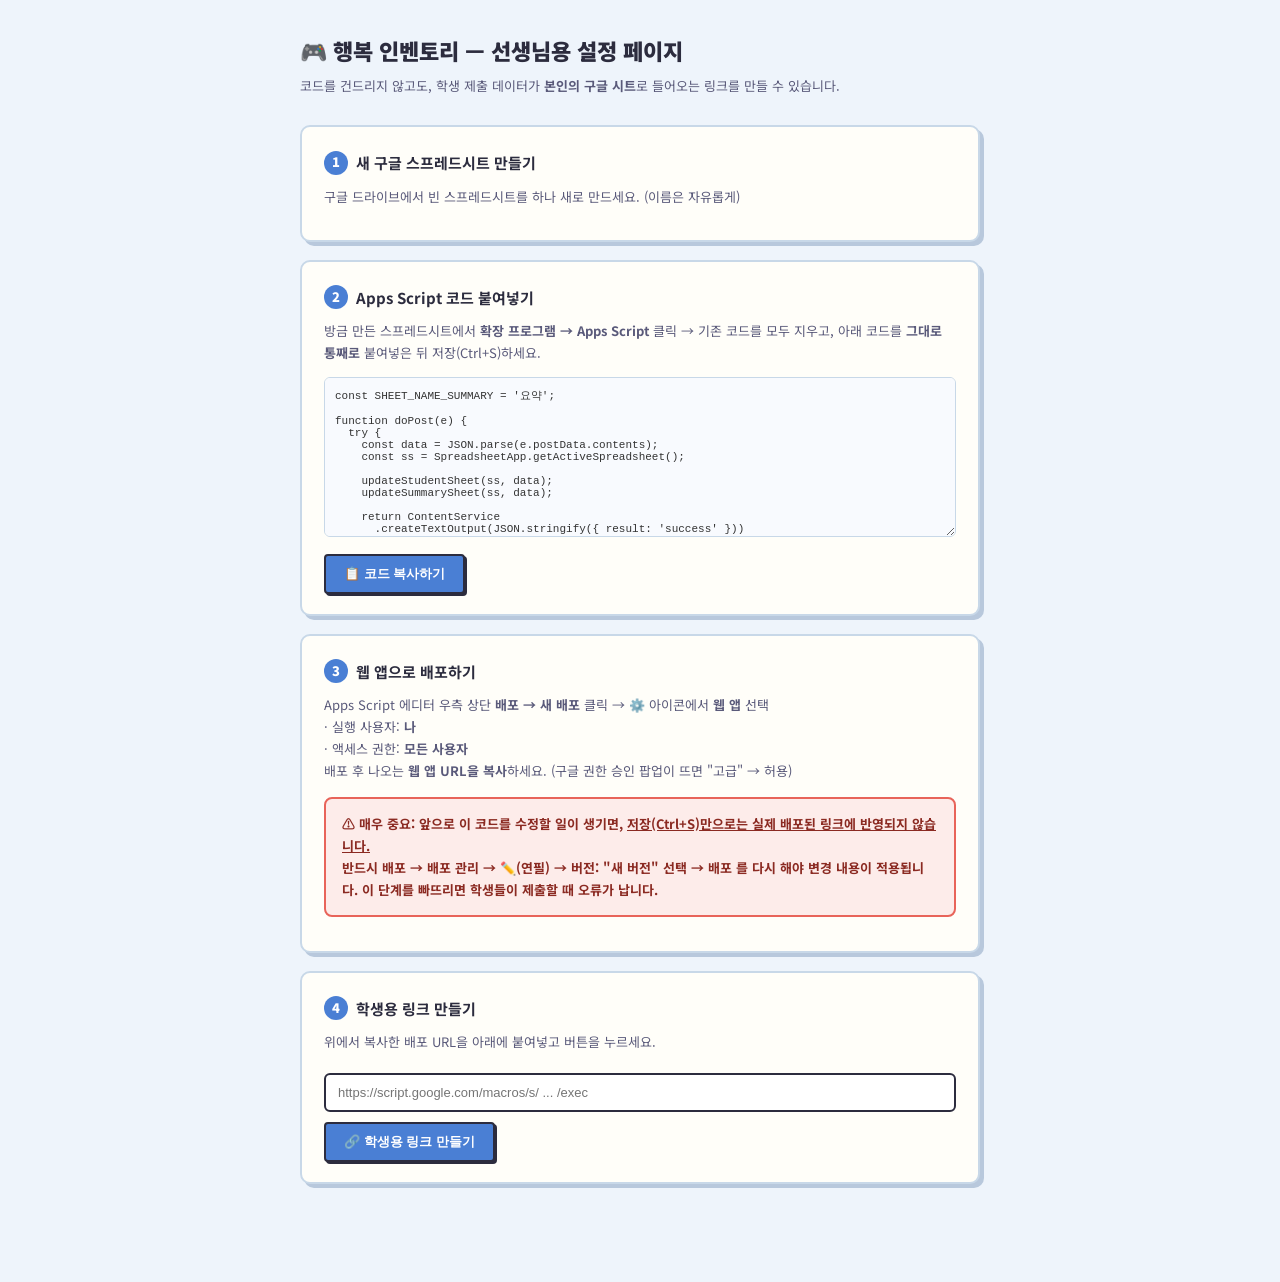
<file: setup.html>
<!DOCTYPE html>
<html lang="ko">
<head>
<meta charset="UTF-8" />
<meta name="viewport" content="width=device-width, initial-scale=1.0" />
<title>행복 인벤토리 — 선생님용 설정 페이지</title>
<link href="https://fonts.googleapis.com/css2?family=Noto+Sans+KR:wght@400;700;900&display=swap" rel="stylesheet" />
<style>
  * { box-sizing: border-box; margin: 0; padding: 0; }
  body {
    font-family: 'Noto Sans KR', sans-serif;
    background: #eef4fb;
    color: #2c2c3e;
    line-height: 1.7;
    padding: 32px 16px 80px;
  }
  .wrap { max-width: 680px; margin: 0 auto; }
  h1 { font-size: 22px; font-weight: 900; margin-bottom: 6px; }
  .subtitle { font-size: 13px; color: #5a5a7a; margin-bottom: 28px; }
  .step {
    background: #fffef9; border: 2px solid #c8d8e8; border-radius: 10px;
    padding: 20px 22px; margin-bottom: 18px;
    box-shadow: 4px 4px 0 #b8c8dc;
  }
  .step-num {
    display: inline-flex; align-items: center; justify-content: center;
    width: 24px; height: 24px; border-radius: 50%;
    background: #4a7fd4; color: #fff; font-weight: 900; font-size: 13px;
    margin-right: 8px;
  }
  .step-title { font-size: 15px; font-weight: 700; display: inline-block; vertical-align: middle; }
  .step-desc { font-size: 13px; color: #5a5a7a; margin: 10px 0 12px; }
  textarea {
    width: 100%; height: 160px; font-family: 'Courier New', monospace; font-size: 11px;
    border: 1px solid #c8d8e8; border-radius: 6px; padding: 10px; resize: vertical;
    background: #f8fafe; color: #333;
  }
  .copy-btn, .gen-btn {
    margin-top: 10px; padding: 9px 18px; font-size: 13px; font-weight: 700;
    border: 2px solid #2c2c3e; border-radius: 4px; background: #4a7fd4; color: #fff;
    cursor: pointer; box-shadow: 2px 2px 0 #2c2c3e;
  }
  .copy-btn:hover, .gen-btn:hover { background: #3a6fc4; }
  .copy-btn.copied { background: #2dac5c; }
  input[type="text"] {
    width: 100%; padding: 10px 12px; font-size: 13px;
    border: 2px solid #2c2c3e; border-radius: 6px; margin-top: 8px;
  }
  .result-box {
    display: none; margin-top: 16px; padding: 16px;
    background: #eaf7ee; border: 2px solid #2dac5c; border-radius: 8px;
  }
  .result-box.visible { display: block; }
  .result-label { font-size: 12px; font-weight: 700; color: #2dac5c; margin-bottom: 8px; }
  .result-link {
    word-break: break-all; font-size: 12px; background: #fff; padding: 10px;
    border-radius: 6px; border: 1px solid #cce; margin-bottom: 10px;
  }
  .warn { font-size: 12px; color: #c84030; margin-top: 10px; }
  .badge {
    display: inline-block; background: #fff3cd; border: 1px solid #f0a500;
    color: #7a5a00; font-size: 11px; font-weight: 700; padding: 2px 8px;
    border-radius: 4px; margin-bottom: 10px;
  }
  .critical-warn {
    background: #fdecea; border: 2px solid #e8645a; border-radius: 8px;
    padding: 14px 16px; margin: 14px 0; font-size: 13px; color: #8b2a22;
    font-weight: 700; line-height: 1.7;
  }
  .test-tip {
    background: #f0f6ff; border: 1px dashed #9bb5d0; border-radius: 6px;
    padding: 10px 12px; margin-top: 10px; font-size: 12px; color: #3a5a8a;
  }
</style>
</head>
<body>
<div class="wrap">
  <h1>🎮 행복 인벤토리 — 선생님용 설정 페이지</h1>
  <p class="subtitle">코드를 건드리지 않고도, 학생 제출 데이터가 <strong>본인의 구글 시트</strong>로 들어오는 링크를 만들 수 있습니다.</p>

  <div class="step">
    <span class="step-num">1</span><span class="step-title">새 구글 스프레드시트 만들기</span>
    <p class="step-desc">구글 드라이브에서 빈 스프레드시트를 하나 새로 만드세요. (이름은 자유롭게)</p>
  </div>

  <div class="step">
    <span class="step-num">2</span><span class="step-title">Apps Script 코드 붙여넣기</span>
    <p class="step-desc">방금 만든 스프레드시트에서 <strong>확장 프로그램 → Apps Script</strong> 클릭 → 기존 코드를 모두 지우고, 아래 코드를 <strong>그대로 통째로</strong> 붙여넣은 뒤 저장(Ctrl+S)하세요.</p>
    <textarea id="scriptCode" readonly></textarea>
    <button class="copy-btn" id="copyCodeBtn">📋 코드 복사하기</button>
  </div>

  <div class="step">
    <span class="step-num">3</span><span class="step-title">웹 앱으로 배포하기</span>
    <p class="step-desc">
      Apps Script 에디터 우측 상단 <strong>배포 → 새 배포</strong> 클릭 → ⚙️ 아이콘에서 <strong>웹 앱</strong> 선택<br/>
      · 실행 사용자: <strong>나</strong><br/>
      · 액세스 권한: <strong>모든 사용자</strong><br/>
      배포 후 나오는 <strong>웹 앱 URL을 복사</strong>하세요. (구글 권한 승인 팝업이 뜨면 "고급" → 허용)
    </p>
    <div class="critical-warn">
      ⚠️ 매우 중요: 앞으로 이 코드를 수정할 일이 생기면, <u>저장(Ctrl+S)만으로는 실제 배포된 링크에 반영되지 않습니다.</u><br/>
      반드시 <strong>배포 → 배포 관리 → ✏️(연필) → 버전: "새 버전" 선택 → 배포</strong> 를 다시 해야 변경 내용이 적용됩니다.
      이 단계를 빠뜨리면 학생들이 제출할 때 오류가 납니다.
    </div>
  </div>

  <div class="step">
    <span class="step-num">4</span><span class="step-title">학생용 링크 만들기</span>
    <p class="step-desc">위에서 복사한 배포 URL을 아래에 붙여넣고 버튼을 누르세요.</p>
    <input type="text" id="urlInput" placeholder="https://script.google.com/macros/s/ ... /exec" />
    <button class="gen-btn" id="genBtn">🔗 학생용 링크 만들기</button>

    <div class="result-box" id="resultBox">
      <div class="result-label">✅ 완성! 이 링크를 학생들에게 공유하세요</div>
      <div class="result-link" id="resultLink"></div>
      <button class="copy-btn" id="copyLinkBtn">📋 링크 복사하기</button>
      <p class="warn">⚠ 이 링크로 제출된 데이터는 <strong>본인의 구글 시트로만</strong> 들어가며, 다른 선생님 데이터와 섞이지 않습니다.</p>
      <div class="test-tip">
        💡 <strong>학생들에게 배포하기 전, 꼭 본인이 먼저 위 링크로 끝까지 한 번 테스트 제출</strong>을 해보고, 구글 시트에 데이터가 들어오는지 확인하세요.
      </div>
    </div>
  </div>
</div>

<script>
const APPS_SCRIPT_TEMPLATE = `const SHEET_NAME_SUMMARY = '요약';

function doPost(e) {
  try {
    const data = JSON.parse(e.postData.contents);
    const ss = SpreadsheetApp.getActiveSpreadsheet();

    updateStudentSheet(ss, data);
    updateSummarySheet(ss, data);

    return ContentService
      .createTextOutput(JSON.stringify({ result: 'success' }))
      .setMimeType(ContentService.MimeType.JSON);
  } catch (err) {
    return ContentService
      .createTextOutput(JSON.stringify({ result: 'error', message: err.message }))
      .setMimeType(ContentService.MimeType.JSON);
  }
}

function updateSummarySheet(ss, data) {
  let sheet = ss.getSheetByName(SHEET_NAME_SUMMARY);
  if (!sheet) {
    sheet = ss.insertSheet(SHEET_NAME_SUMMARY);
    sheet.appendRow(['학번', '이름', '제출시각', '보안코드', '개별시트링크']);
    sheet.getRange(1, 1, 1, 5).setFontWeight('bold');
    sheet.setFrozenRows(1);
  }
  const sheetName = \`\${data.studentId}_\${data.studentName}\`;
  const sheetGid = getSheetGid(ss, sheetName);
  const sheetUrl = \`\${ss.getUrl()}#gid=\${sheetGid}\`;

  const allData = sheet.getDataRange().getValues();
  let existingRow = -1;
  for (let i = 1; i < allData.length; i++) {
    if (String(allData[i][0]) === String(data.studentId)) {
      existingRow = i + 1;
      break;
    }
  }

  const timestamp = new Date(data.timestamp).toLocaleString('ko-KR', { timeZone: 'Asia/Seoul' });
  const securityCodeText = data.securityCode.join('-');
  const targetRow = existingRow > 0 ? existingRow : sheet.getLastRow() + 1;

  const codeCell = sheet.getRange(targetRow, 4);
  codeCell.setNumberFormat('@');
  codeCell.setValue(securityCodeText);

  sheet.getRange(targetRow, 1).setValue(data.studentId);
  sheet.getRange(targetRow, 2).setValue(data.studentName);
  sheet.getRange(targetRow, 3).setValue(timestamp);

  const linkCell = sheet.getRange(targetRow, 5);
  linkCell.setFormula(\`=HYPERLINK("\${sheetUrl}", "개별 답안 보기 →")\`);

  const lastRow = sheet.getLastRow();
  if (lastRow > 2) {
    sheet.getRange(2, 1, lastRow - 1, 5).sort({ column: 1, ascending: true });
  }
}

function getSheetGid(ss, sheetName) {
  const sheet = ss.getSheetByName(sheetName);
  return sheet ? sheet.getSheetId() : 0;
}

function updateStudentSheet(ss, data) {
  const sheetName = \`\${data.studentId}_\${data.studentName}\`;
  let sheet = ss.getSheetByName(sheetName);
  if (!sheet) {
    sheet = ss.insertSheet(sheetName);
  } else {
    sheet.clearContents();
  }
  const rows = [];
  rows.push(['[기본 정보]', '']);
  rows.push(['학번', data.studentId]);
  rows.push(['이름', data.studentName]);
  rows.push(['제출시각', new Date(data.timestamp).toLocaleString('ko-KR', { timeZone: 'Asia/Seoul' })]);
  rows.push(['', '']);
  rows.push(['[인벤토리]', '']);
  for (let rank = 1; rank <= 6; rank++) {
    const inv = data.inventory[\`rank\${rank}\`];
    if (inv) rows.push([\`\${rank}순위\`, \`\${inv.name} (\${inv.concept})\`]);
  }
  const notSelectedItems = ITEMS_DATA.filter(i => data.notSelected.includes(i.code)).map(i => i.name);
  rows.push(['미선택', notSelectedItems.join(', ')]);
  rows.push(['보안 코드', data.securityCode.join('-')]);
  rows.push(['', '']);
  rows.push(['[MISSION 1 — 나의 행복 스캔]', '']);
  ['q1','q2','q3'].forEach((key, idx) => {
    const q = data.mission1[key];
    rows.push([\`(\${idx+1}) \${idx+1}순위: \${q.itemName}\`, '']);
    rows.push(['글자수', \`\${q.charCount}자\`]);
    rows.push(['서술', q.response]);
    rows.push(['', '']);
  });
  rows.push(['[MISSION 2 — 저주 이벤트]', '']);
  const curseLabels = { A: '저주A', B: '저주B', C: '저주C' };
  ['curse1','curse2','curse3'].forEach((key, idx) => {
    const c = data.mission2[key];
    rows.push([\`(\${idx+1}) \${curseLabels[c.curseType]} → \${c.rank}순위: \${c.itemName}\`, '']);
    rows.push(['선택', c.choice + (c.newItem ? \` → \${c.newItem.name}\` : '')]);
    rows.push(['글자수', \`\${c.charCount}자\`]);
    rows.push(['서술', c.response]);
    rows.push(['', '']);
  });
  rows.push(['[MISSION 3 — 아이템 크래프팅]', '']);
  rows.push(['조합', \`\${data.mission3.item1?.name || ''} + \${data.mission3.item2?.name || ''}\`]);
  rows.push(['새 아이템', data.mission3.newItemName]);
  rows.push(['설명', data.mission3.newItemDesc]);
  rows.push(['행복 서술 글자수', \`\${data.mission3.charCount}자\`]);
  rows.push(['행복 서술', data.mission3.happinessResponse]);

  sheet.getRange(1, 1, rows.length, 2).setValues(rows);

  for (let i = 0; i < rows.length; i++) {
    if (rows[i][0] === '보안 코드') {
      sheet.getRange(i + 1, 2).setNumberFormat('@').setValue(rows[i][1]);
    }
  }

  sheet.setColumnWidth(1, 180);
  sheet.setColumnWidth(2, 500);
  sheet.getRange(1, 1, rows.length, 1).setFontWeight('bold');
  for (let i = 0; i < rows.length; i++) {
    if (String(rows[i][0]).startsWith('[')) {
      sheet.getRange(i + 1, 1, 1, 2).setBackground('#e8f0fc').setFontWeight('bold');
    }
  }
  sheet.getRange(1, 2, rows.length, 1).setWrap(true);
}

const ITEMS_DATA = [
  { code: 'A', name: '무한리필 통장', concept: '경제적 안정' },
  { code: 'B', name: '히포크라테스의 빨간 약', concept: '건강' },
  { code: 'C', name: '레벨업의 돋보기', concept: '자아실현' },
  { code: 'D', name: '끊어지지 않는 실전화기', concept: '의미 있는 관계' },
  { code: 'E', name: '파이브스타 달팽이', concept: '질 높은 정주 환경' },
  { code: 'F', name: '만인의 확성기', concept: '민주주의와 자유' },
  { code: 'G', name: '황금 티켓 뭉치', concept: '여가와 문화생활' },
  { code: 'H', name: '거울 도끼', concept: '도덕적 실천' },
  { code: 'I', name: '스포트라이트 배지', concept: '사회적 인정' },
  { code: 'J', name: '전설의 유리 거북이', concept: '안전' }
];`;

document.getElementById('scriptCode').value = APPS_SCRIPT_TEMPLATE;

document.getElementById('copyCodeBtn').addEventListener('click', async () => {
  const ta = document.getElementById('scriptCode');
  ta.select();
  try {
    await navigator.clipboard.writeText(ta.value);
  } catch (e) {
    document.execCommand('copy');
  }
  const btn = document.getElementById('copyCodeBtn');
  btn.textContent = '✅ 복사됨!';
  btn.classList.add('copied');
  setTimeout(() => { btn.textContent = '📋 코드 복사하기'; btn.classList.remove('copied'); }, 1800);
});

document.getElementById('genBtn').addEventListener('click', () => {
  const input = document.getElementById('urlInput').value.trim();
  const resultBox = document.getElementById('resultBox');
  if (!input || !input.startsWith('https://script.google.com/')) {
    alert('올바른 Apps Script 웹 앱 URL을 붙여넣어주세요.\n(https://script.google.com/macros/... 형태)');
    return;
  }
  const baseUrl = window.location.href.replace(/setup\.html.*$/i, '');
  const finalLink = baseUrl + '?script=' + encodeURIComponent(input);
  document.getElementById('resultLink').textContent = finalLink;
  resultBox.classList.add('visible');
});

document.getElementById('copyLinkBtn').addEventListener('click', async () => {
  const text = document.getElementById('resultLink').textContent;
  try {
    await navigator.clipboard.writeText(text);
  } catch (e) {
    const ta = document.createElement('textarea');
    ta.value = text;
    document.body.appendChild(ta);
    ta.select();
    document.execCommand('copy');
    ta.remove();
  }
  const btn = document.getElementById('copyLinkBtn');
  btn.textContent = '✅ 복사됨!';
  btn.classList.add('copied');
  setTimeout(() => { btn.textContent = '📋 링크 복사하기'; btn.classList.remove('copied'); }, 1800);
});
</script>
</body>
</html>
</file>
